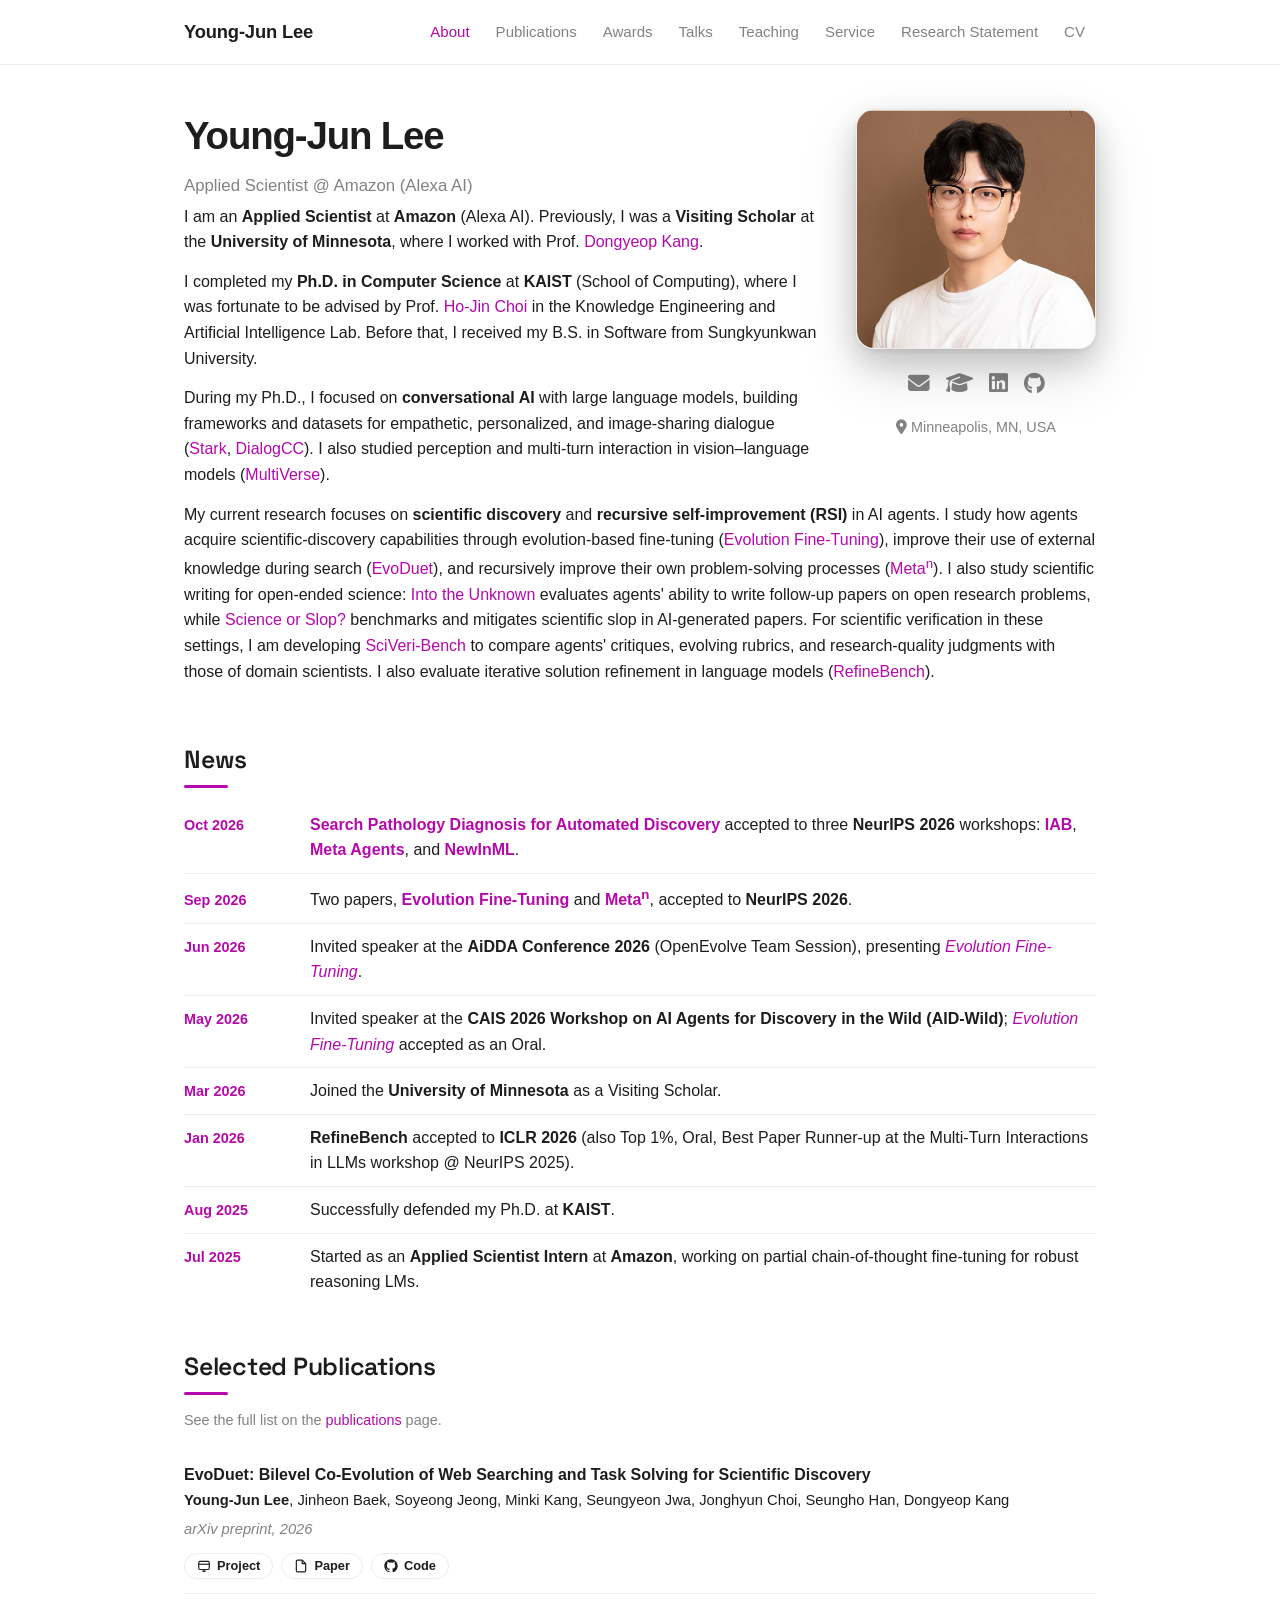
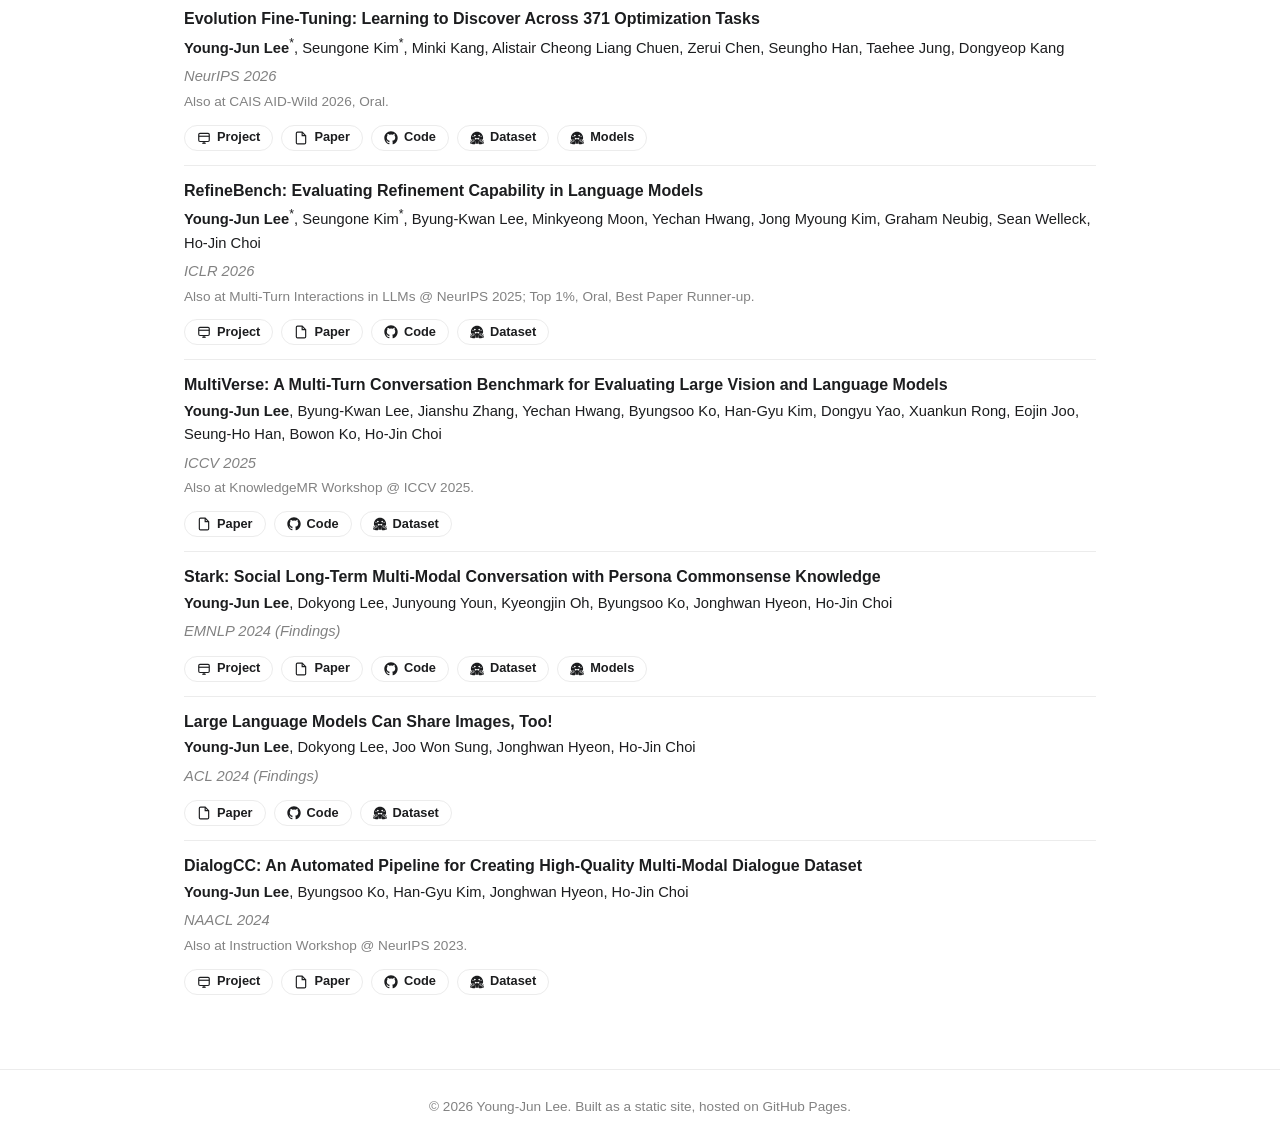
<file: index.html>
<!DOCTYPE html>
<html lang="en">
<head>
  <meta charset="UTF-8" />
  <meta name="viewport" content="width=device-width, initial-scale=1.0" />
  <title>Young-Jun Lee</title>
  <meta name="description" content="Young-Jun Lee — Applied Scientist at Amazon (Alexa AI). Research on large language models, dialogue, multi-modal agents, and scientific discovery." />
  <link rel="icon" href="assets/img/prof_pic.svg" />
  <link rel="stylesheet" href="https://cdnjs.cloudflare.com/ajax/libs/font-awesome/6.5.1/css/all.min.css" />
  <link rel="stylesheet" href="assets/css/style.css" />
</head>
<body data-page="about">
  <div id="nav"></div>
  <main><div class="container"><div id="about"></div></div></main>
  <div id="footer"></div>
  <script src="assets/data/data.js"></script>
  <script src="assets/js/site.js"></script>
</body>
</html>
</file>
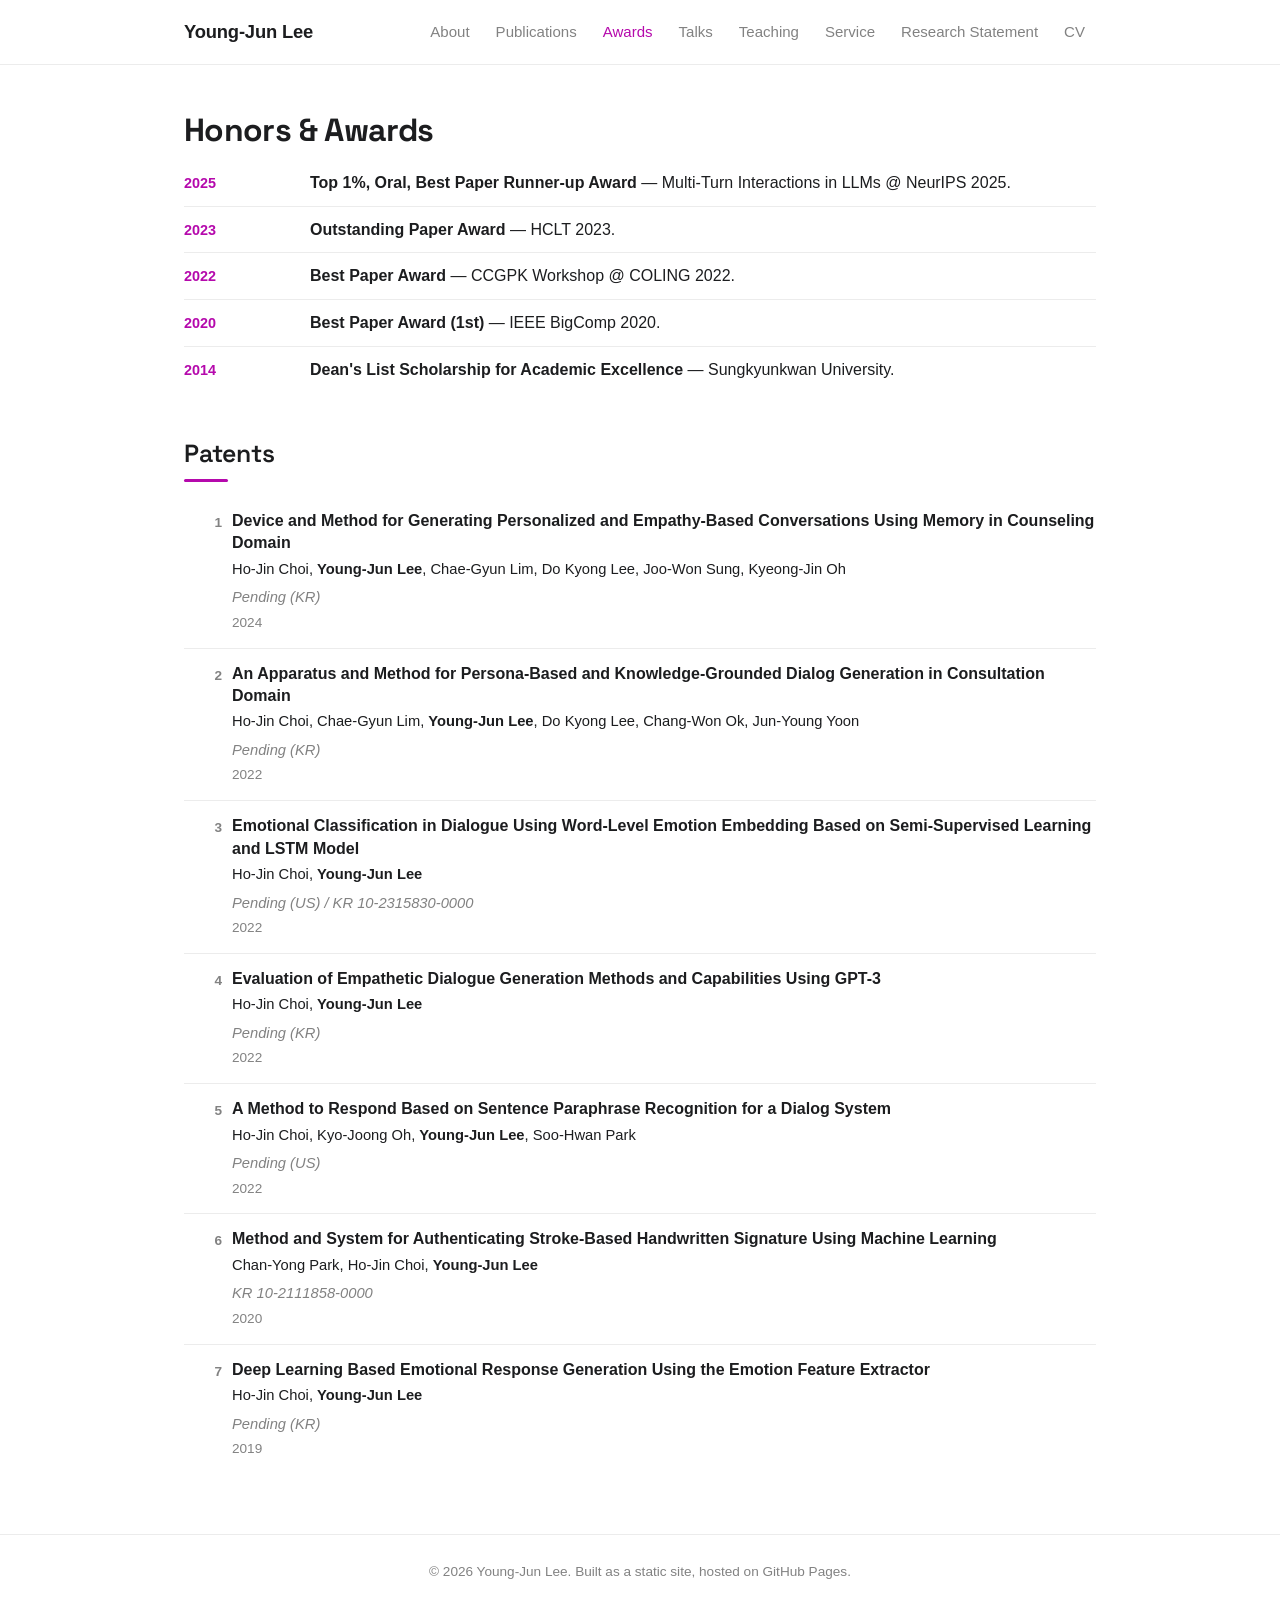
<file: awards.html>
<!DOCTYPE html>
<html lang="en">
<head>
  <meta charset="UTF-8" />
  <meta name="viewport" content="width=device-width, initial-scale=1.0" />
  <title>Awards · Young-Jun Lee</title>
  <meta name="description" content="Honors, awards, and patents of Young-Jun Lee." />
  <link rel="icon" href="assets/img/prof_pic.svg" />
  <link rel="stylesheet" href="https://cdnjs.cloudflare.com/ajax/libs/font-awesome/6.5.1/css/all.min.css" />
  <link rel="stylesheet" href="assets/css/style.css" />
</head>
<body data-page="awards">
  <div id="nav"></div>
  <main><div class="container"><div id="awards"></div></div></main>
  <div id="footer"></div>
  <script src="assets/data/data.js"></script>
  <script src="assets/js/site.js"></script>
</body>
</html>
</file>
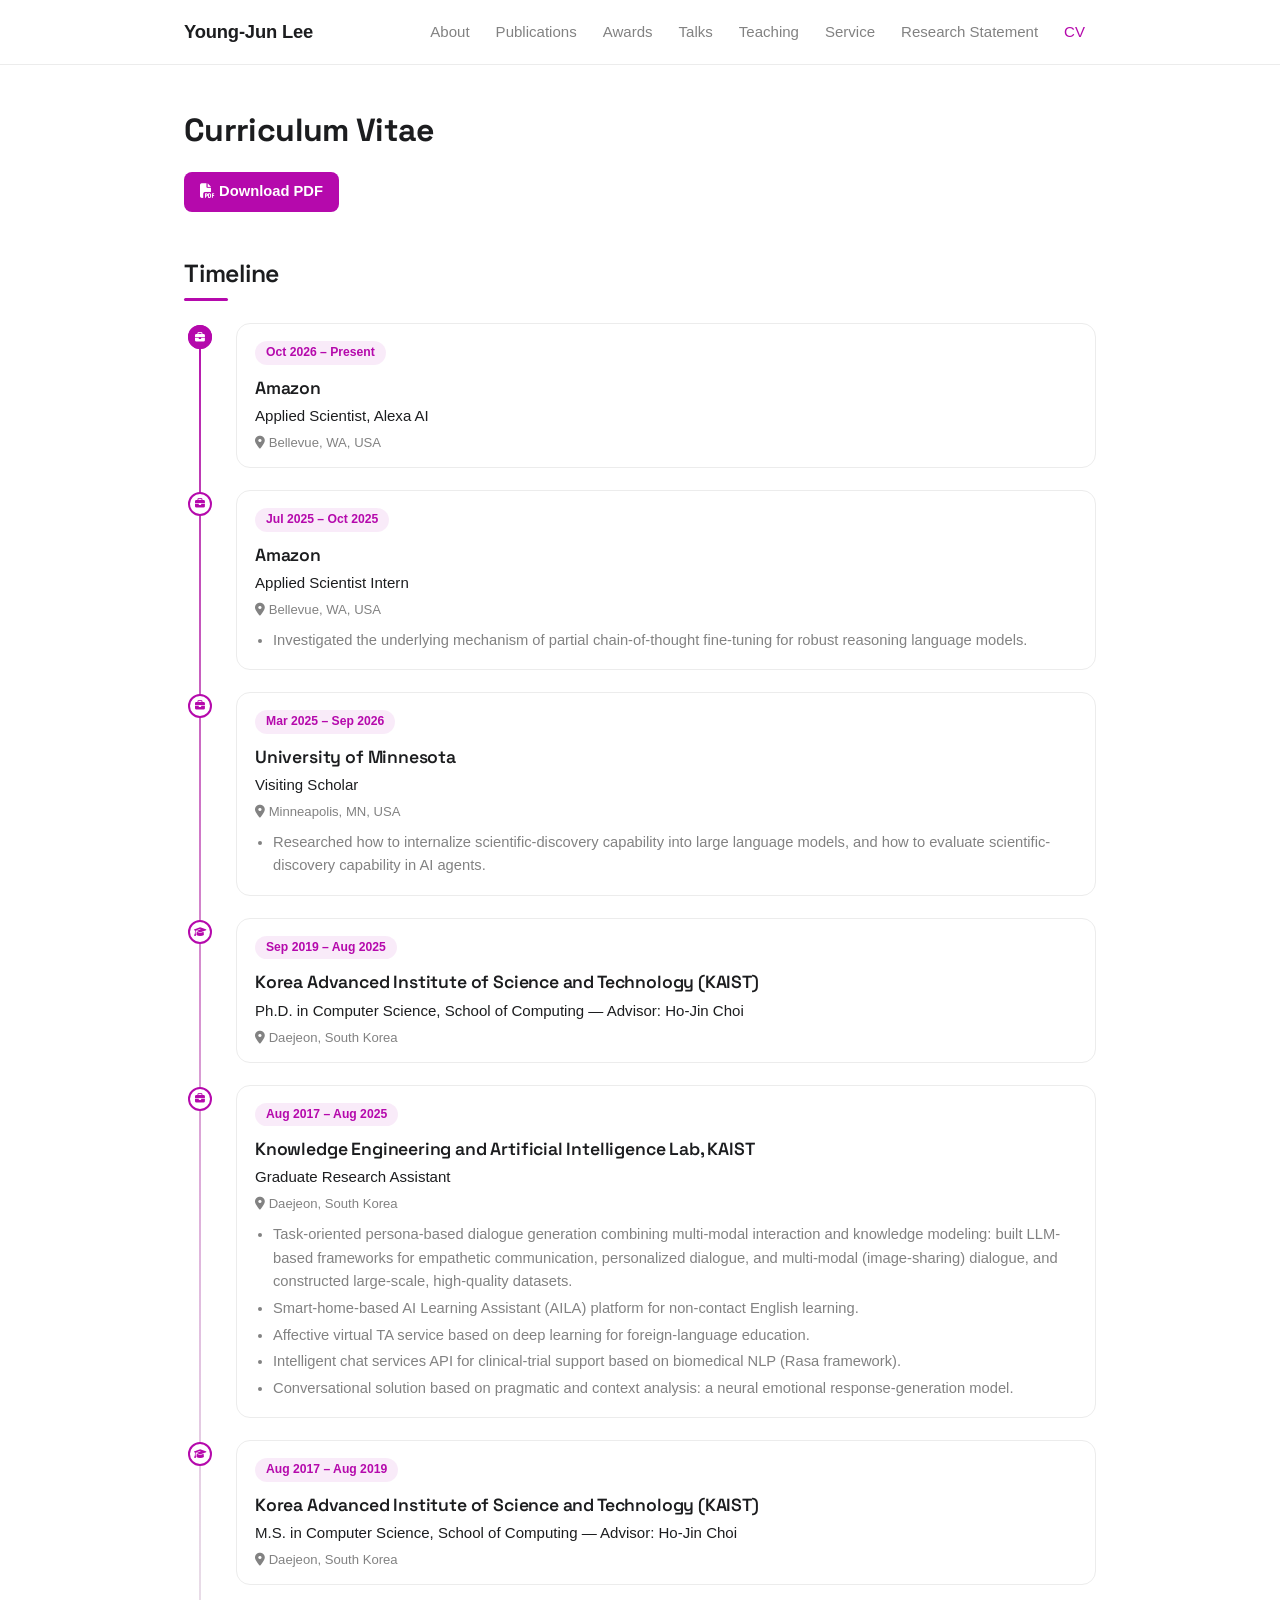
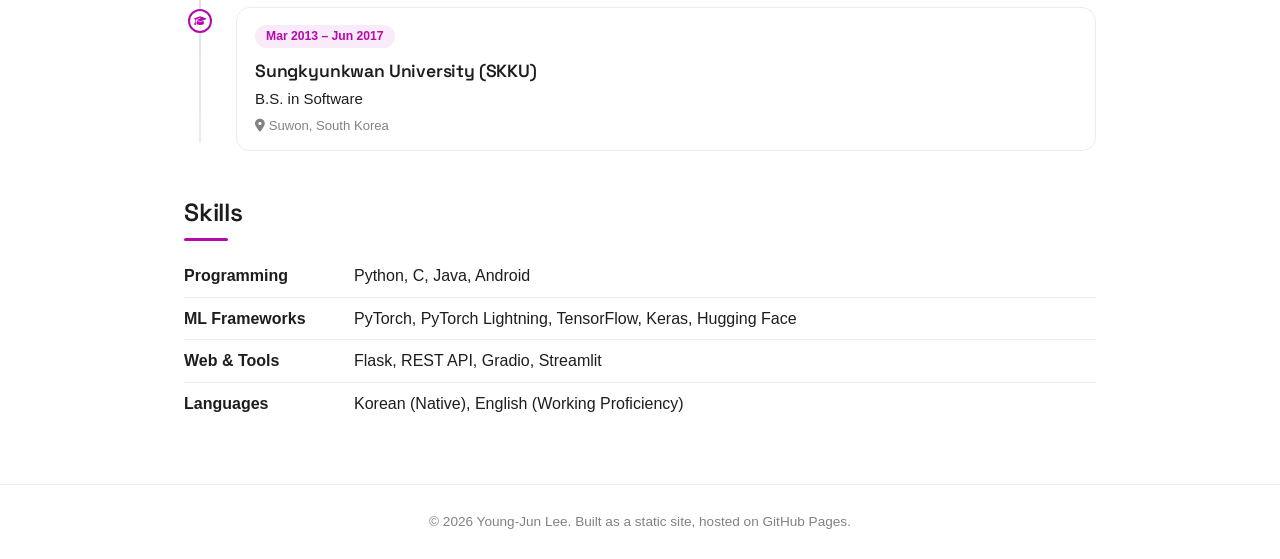
<file: cv.html>
<!DOCTYPE html>
<html lang="en">
<head>
  <meta charset="UTF-8" />
  <meta name="viewport" content="width=device-width, initial-scale=1.0" />
  <title>CV · Young-Jun Lee</title>
  <meta name="description" content="Curriculum vitae of Young-Jun Lee." />
  <link rel="icon" href="assets/img/prof_pic.svg" />
  <link rel="stylesheet" href="https://cdnjs.cloudflare.com/ajax/libs/font-awesome/6.5.1/css/all.min.css" />
  <link rel="stylesheet" href="assets/css/style.css" />
</head>
<body data-page="cv">
  <div id="nav"></div>
  <main><div class="container"><div id="cv"></div></div></main>
  <div id="footer"></div>
  <script src="assets/data/data.js"></script>
  <script src="assets/js/site.js"></script>
</body>
</html>
</file>
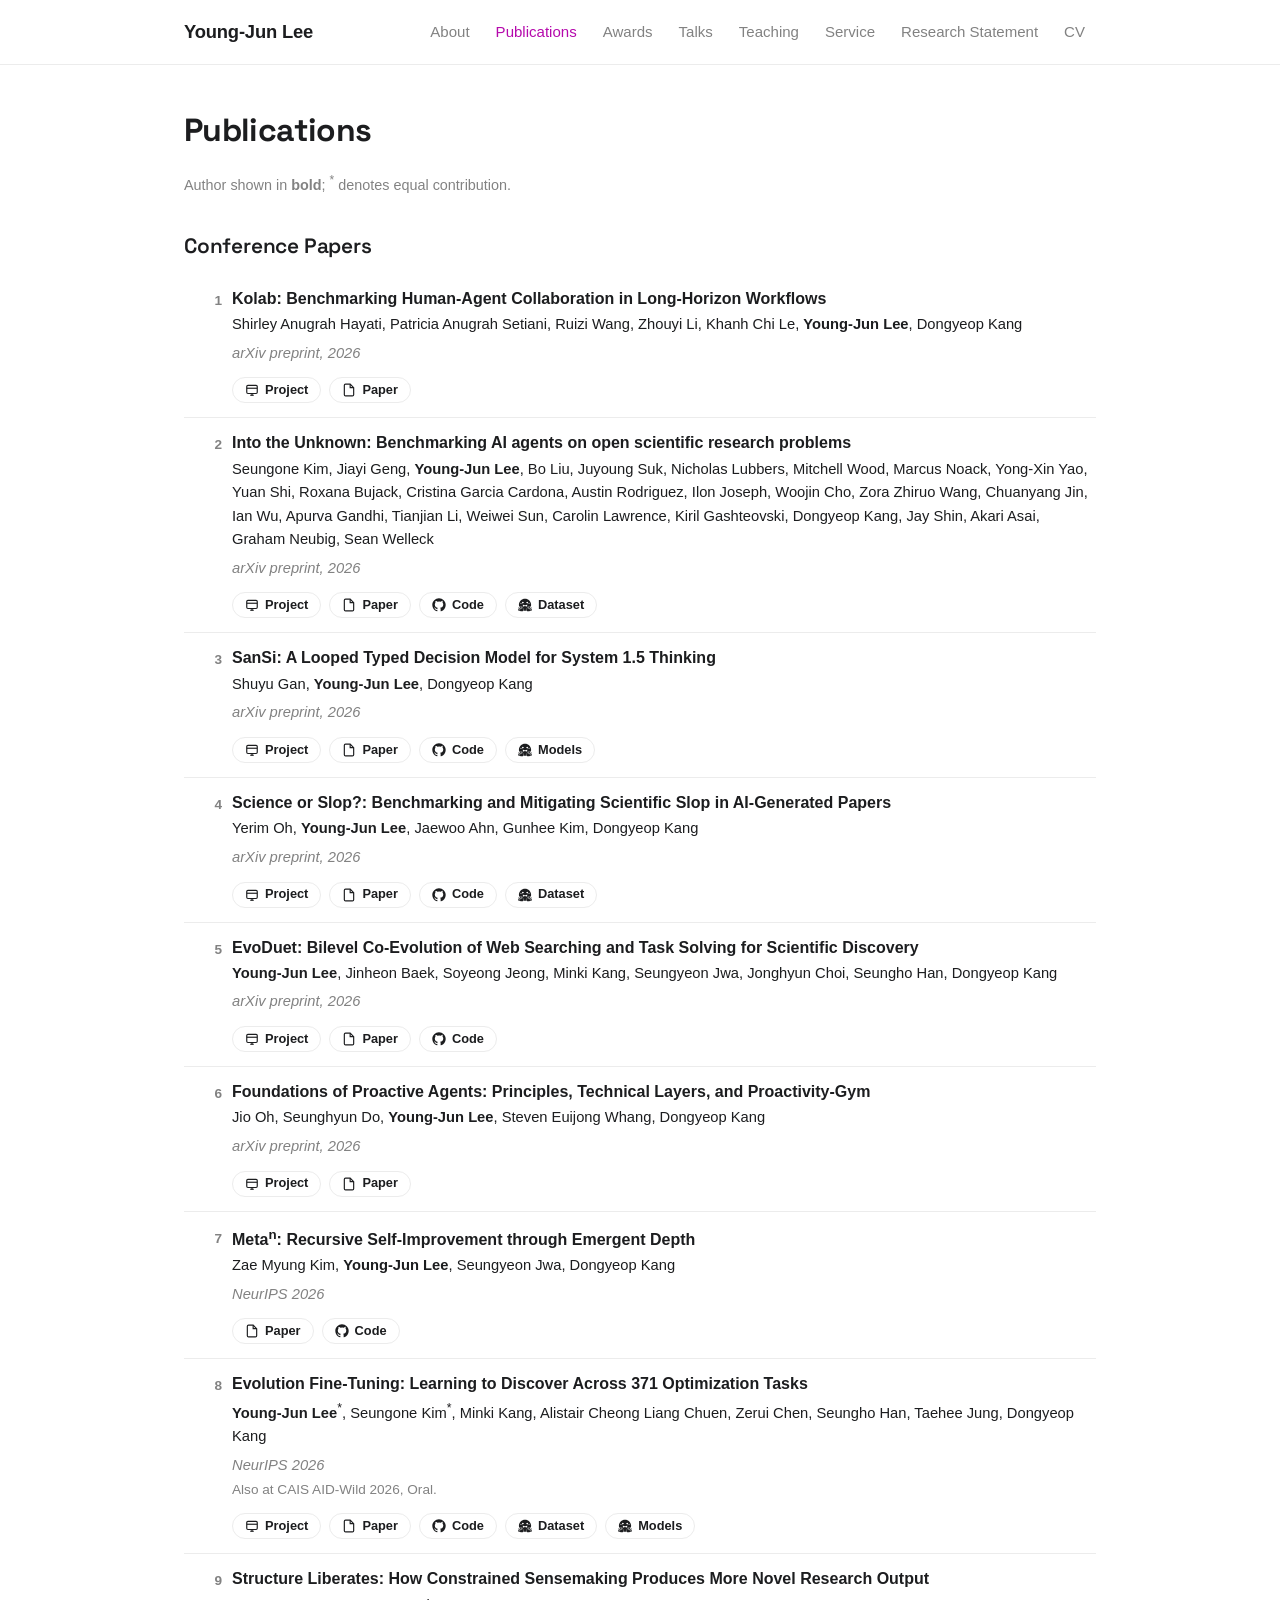
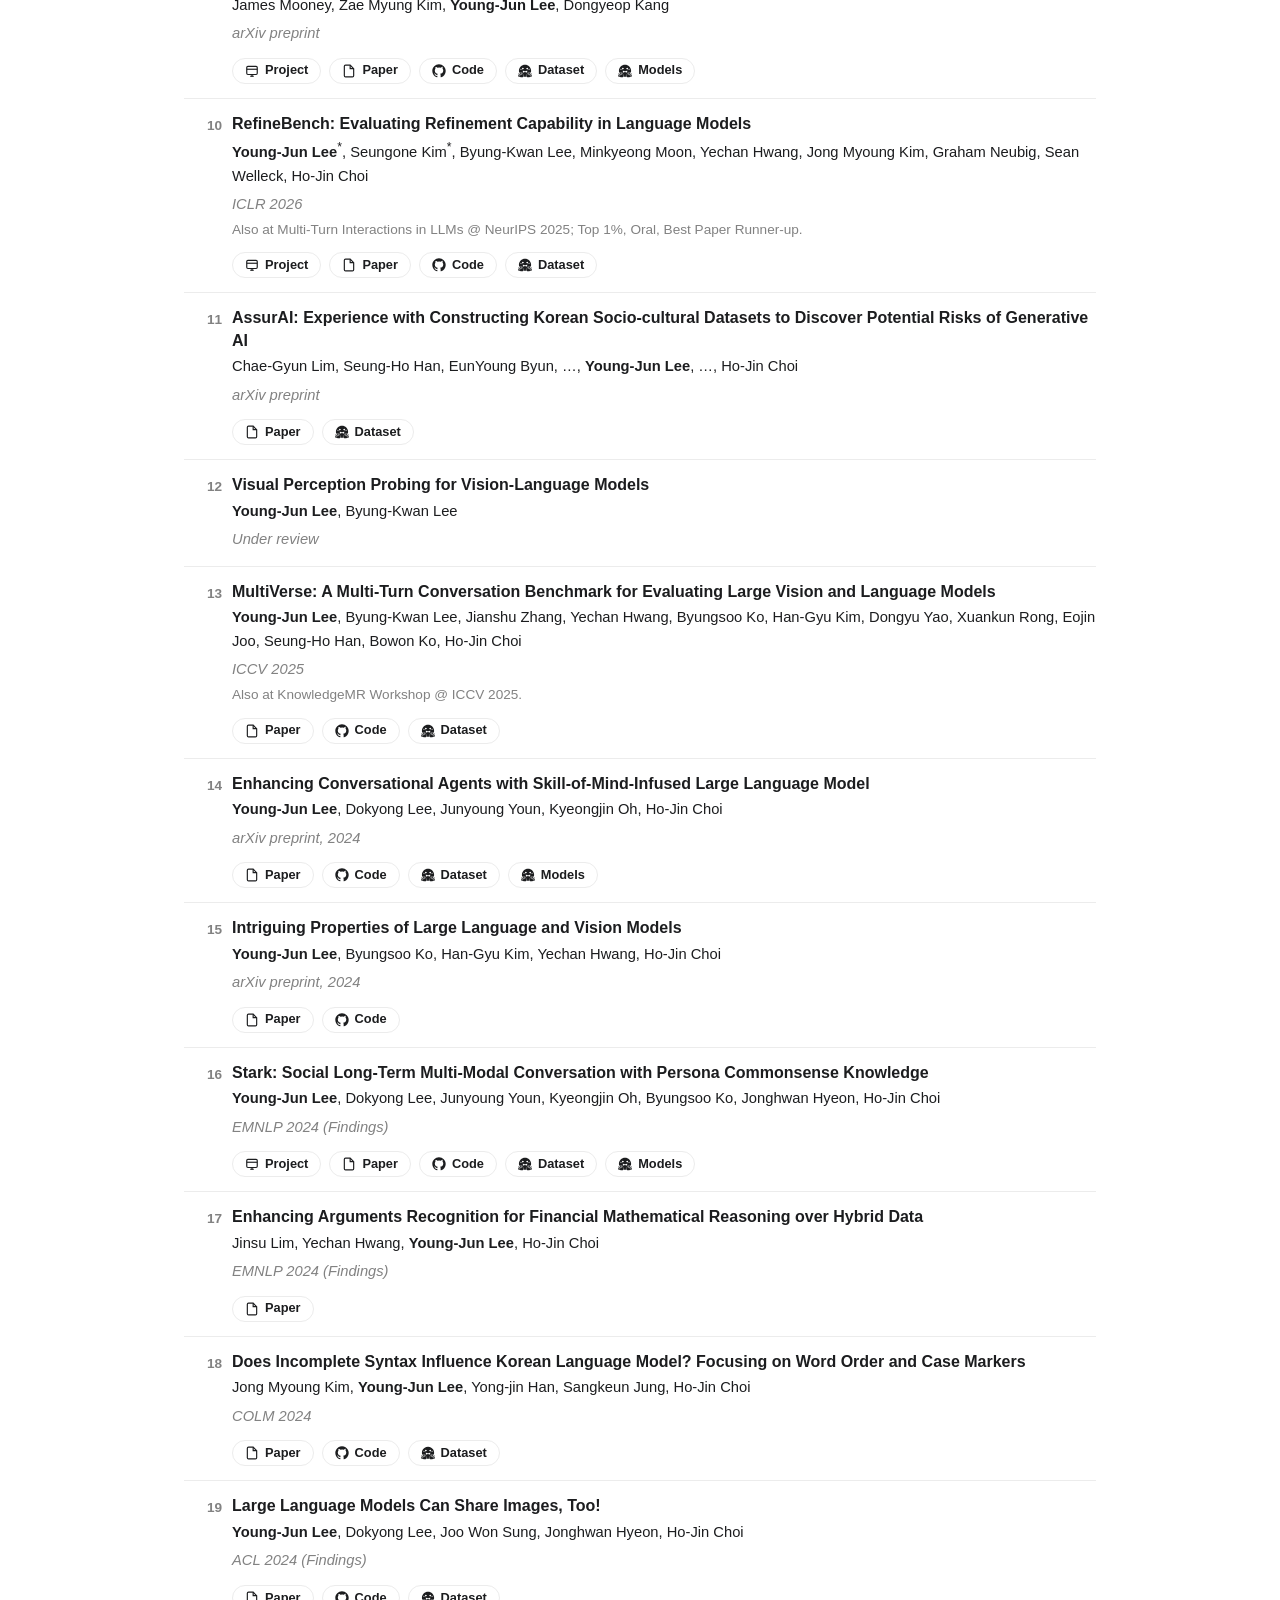
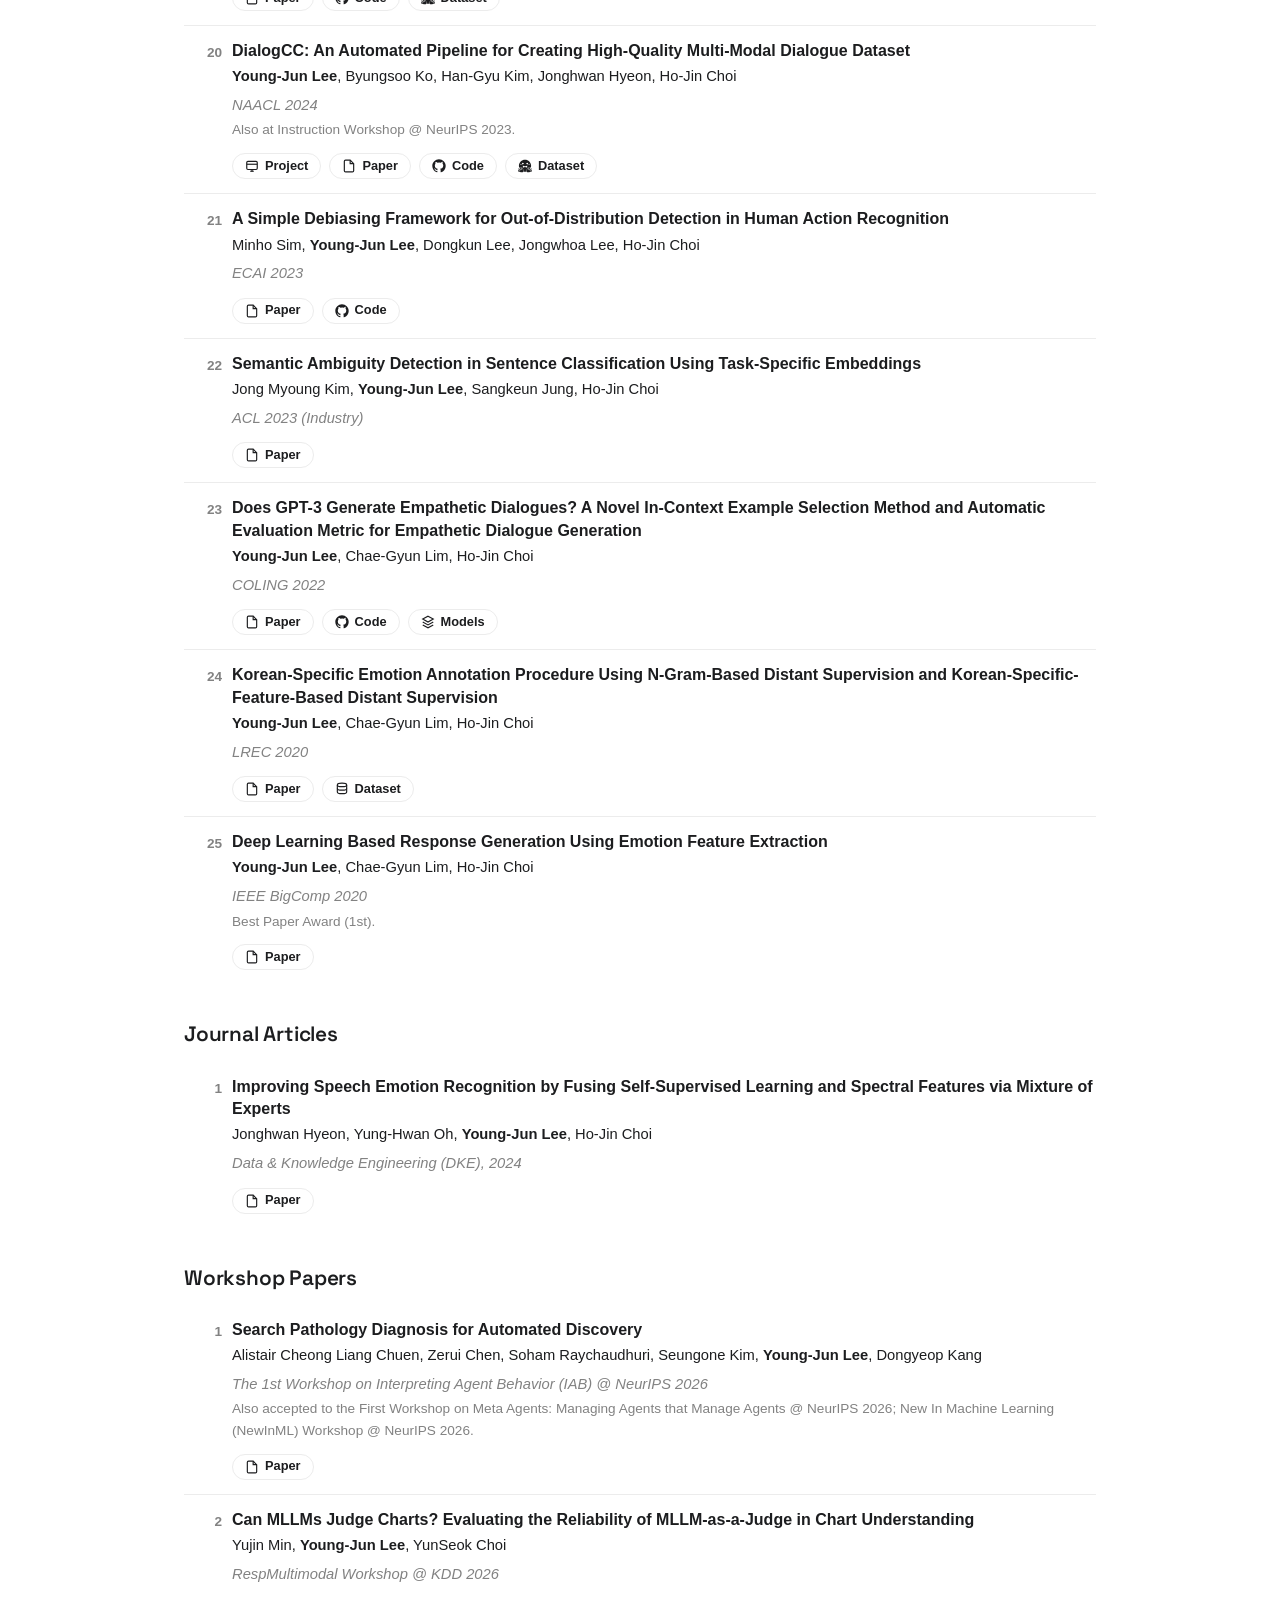
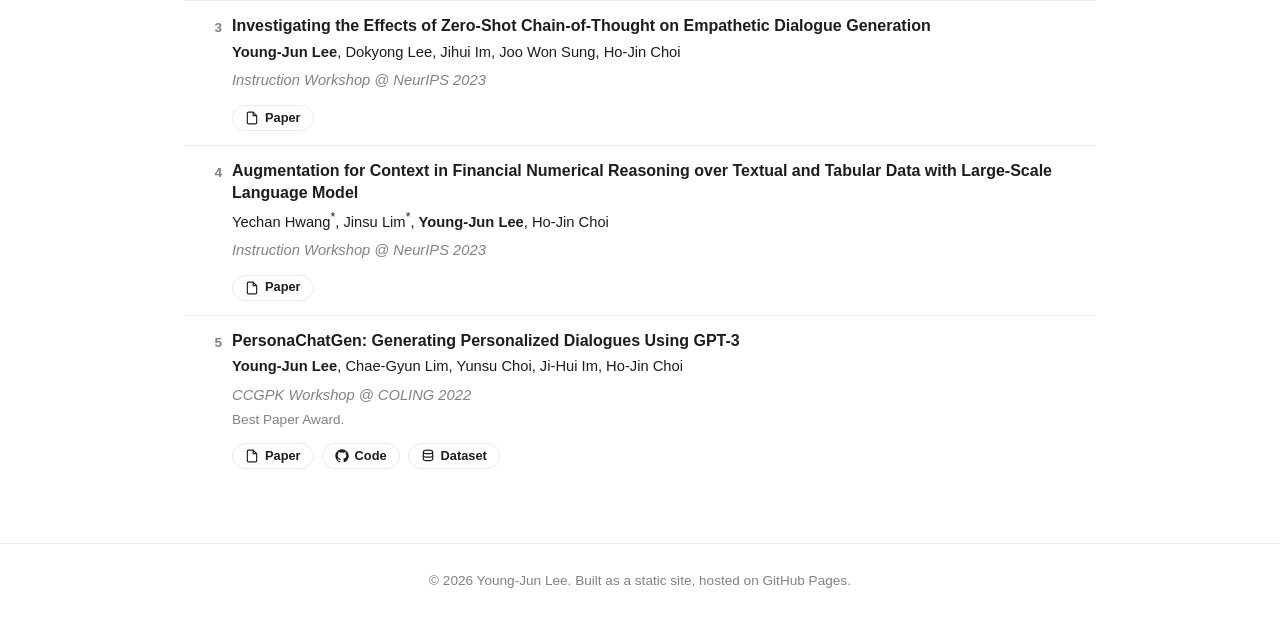
<file: publications.html>
<!DOCTYPE html>
<html lang="en">
<head>
  <meta charset="UTF-8" />
  <meta name="viewport" content="width=device-width, initial-scale=1.0" />
  <title>Publications · Young-Jun Lee</title>
  <meta name="description" content="Publications of Young-Jun Lee." />
  <link rel="icon" href="assets/img/prof_pic.svg" />
  <link rel="stylesheet" href="https://cdnjs.cloudflare.com/ajax/libs/font-awesome/6.5.1/css/all.min.css" />
  <link rel="stylesheet" href="assets/css/style.css" />
</head>
<body data-page="publications">
  <div id="nav"></div>
  <main><div class="container"><div id="publications"></div></div></main>
  <div id="footer"></div>
  <script src="assets/data/data.js"></script>
  <script src="assets/js/site.js"></script>
</body>
</html>
</file>
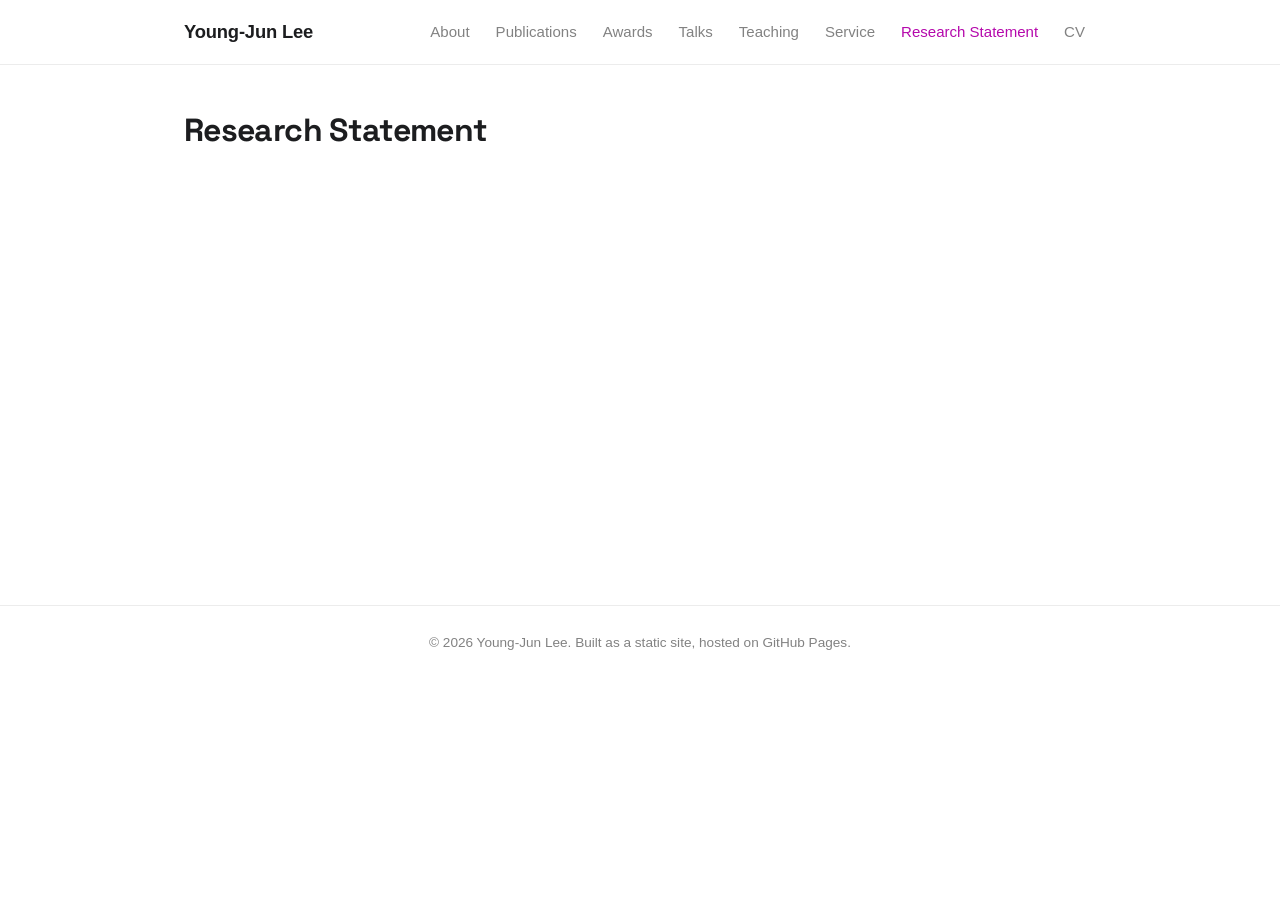
<file: research.html>
<!DOCTYPE html>
<html lang="en">
<head>
  <meta charset="UTF-8" />
  <meta name="viewport" content="width=device-width, initial-scale=1.0" />
  <title>Research Statement · Young-Jun Lee</title>
  <meta name="description" content="Research statement of Young-Jun Lee." />
  <link rel="icon" href="assets/img/prof_pic.svg" />
  <link rel="stylesheet" href="https://cdnjs.cloudflare.com/ajax/libs/font-awesome/6.5.1/css/all.min.css" />
  <link rel="stylesheet" href="assets/css/style.css" />
</head>
<body data-page="research">
  <div id="nav"></div>
  <main><div class="container"><div id="research"></div></div></main>
  <div id="footer"></div>
  <script src="assets/data/data.js"></script>
  <script src="assets/js/site.js"></script>
</body>
</html>
</file>
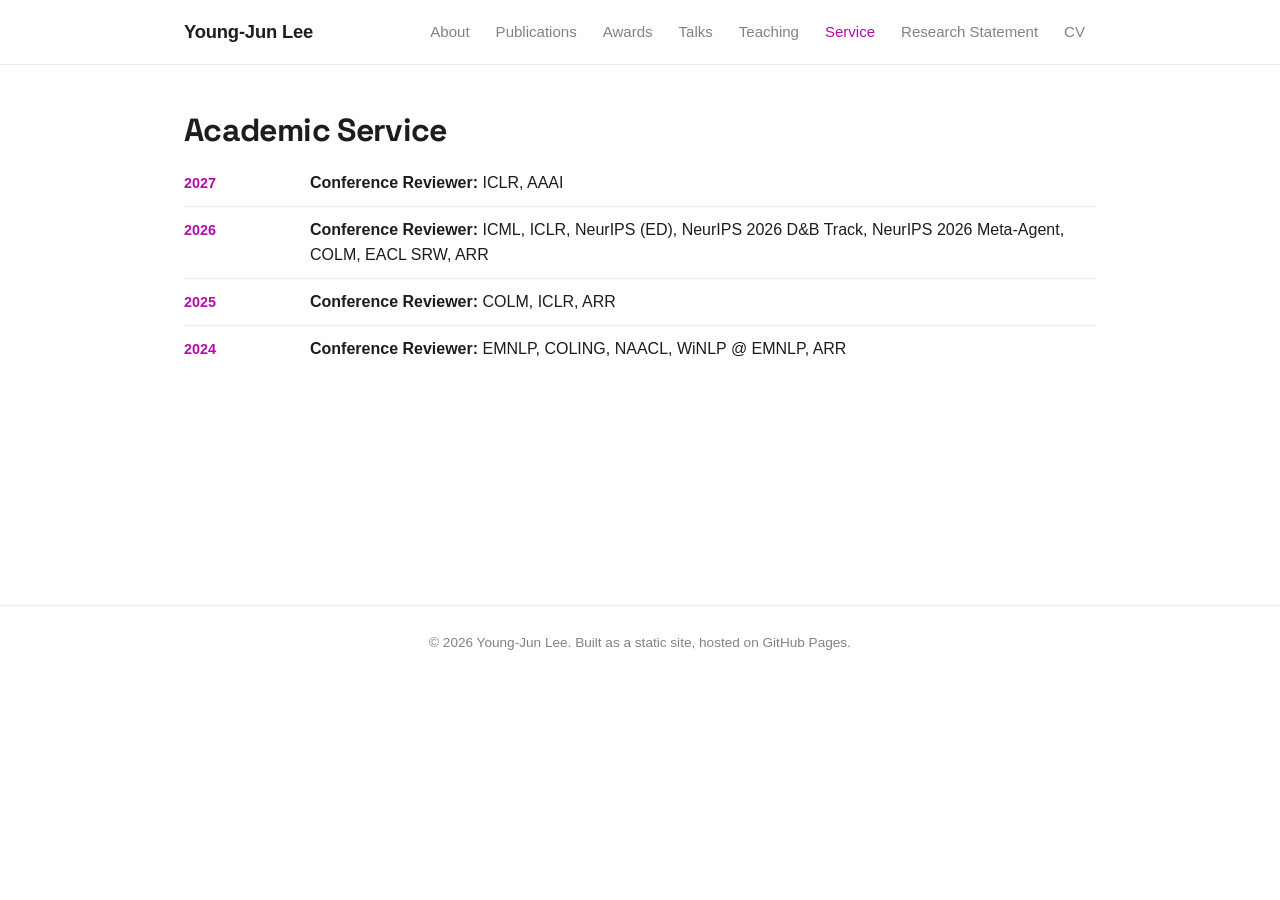
<file: service.html>
<!DOCTYPE html>
<html lang="en">
<head>
  <meta charset="UTF-8" />
  <meta name="viewport" content="width=device-width, initial-scale=1.0" />
  <title>Service · Young-Jun Lee</title>
  <meta name="description" content="Academic service of Young-Jun Lee." />
  <link rel="icon" href="assets/img/prof_pic.svg" />
  <link rel="stylesheet" href="https://cdnjs.cloudflare.com/ajax/libs/font-awesome/6.5.1/css/all.min.css" />
  <link rel="stylesheet" href="assets/css/style.css" />
</head>
<body data-page="service">
  <div id="nav"></div>
  <main><div class="container"><div id="service"></div></div></main>
  <div id="footer"></div>
  <script src="assets/data/data.js"></script>
  <script src="assets/js/site.js"></script>
</body>
</html>
</file>
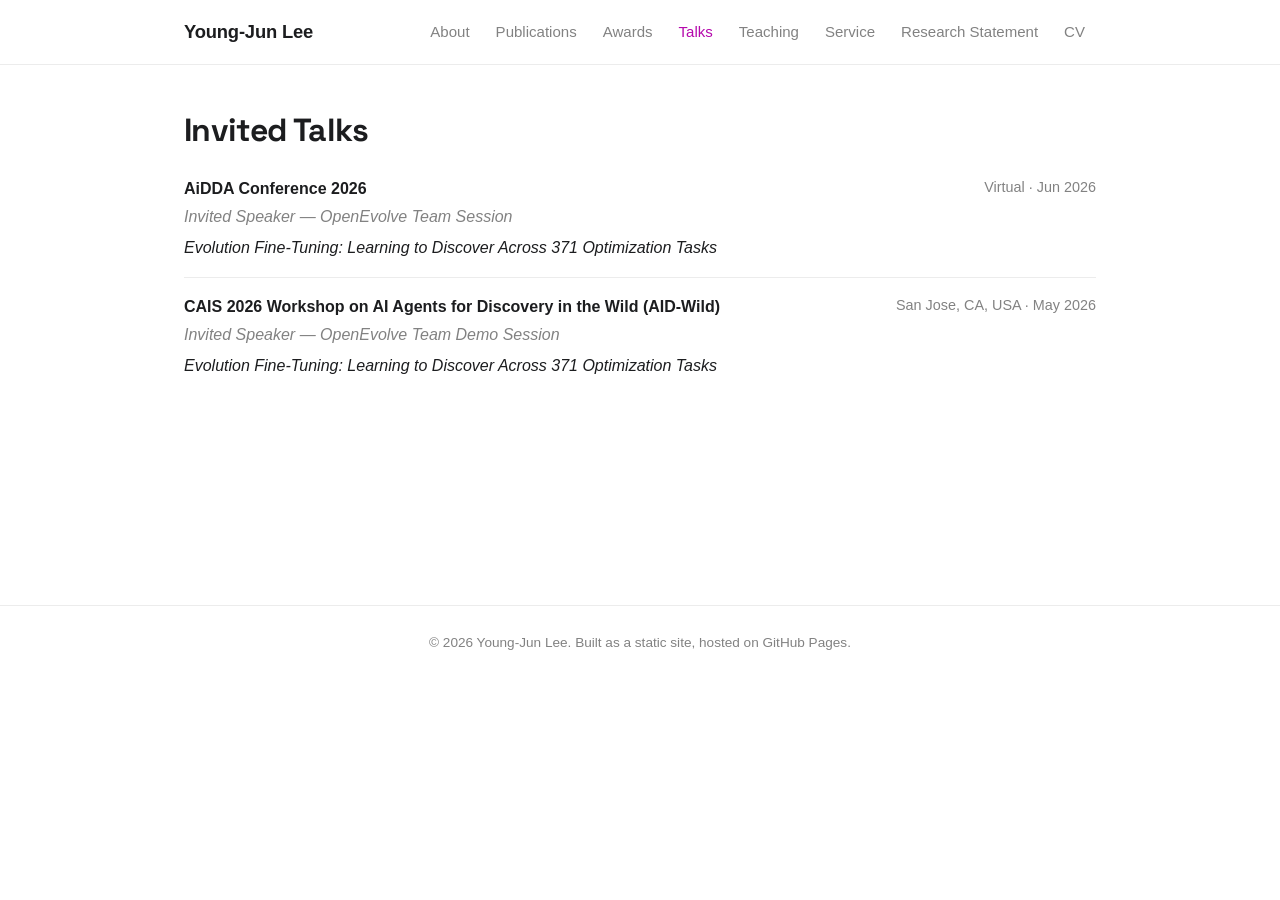
<file: talks.html>
<!DOCTYPE html>
<html lang="en">
<head>
  <meta charset="UTF-8" />
  <meta name="viewport" content="width=device-width, initial-scale=1.0" />
  <title>Talks · Young-Jun Lee</title>
  <meta name="description" content="Invited talks by Young-Jun Lee." />
  <link rel="icon" href="assets/img/prof_pic.svg" />
  <link rel="stylesheet" href="https://cdnjs.cloudflare.com/ajax/libs/font-awesome/6.5.1/css/all.min.css" />
  <link rel="stylesheet" href="assets/css/style.css" />
</head>
<body data-page="talks">
  <div id="nav"></div>
  <main><div class="container"><div id="talks"></div></div></main>
  <div id="footer"></div>
  <script src="assets/data/data.js"></script>
  <script src="assets/js/site.js"></script>
</body>
</html>
</file>
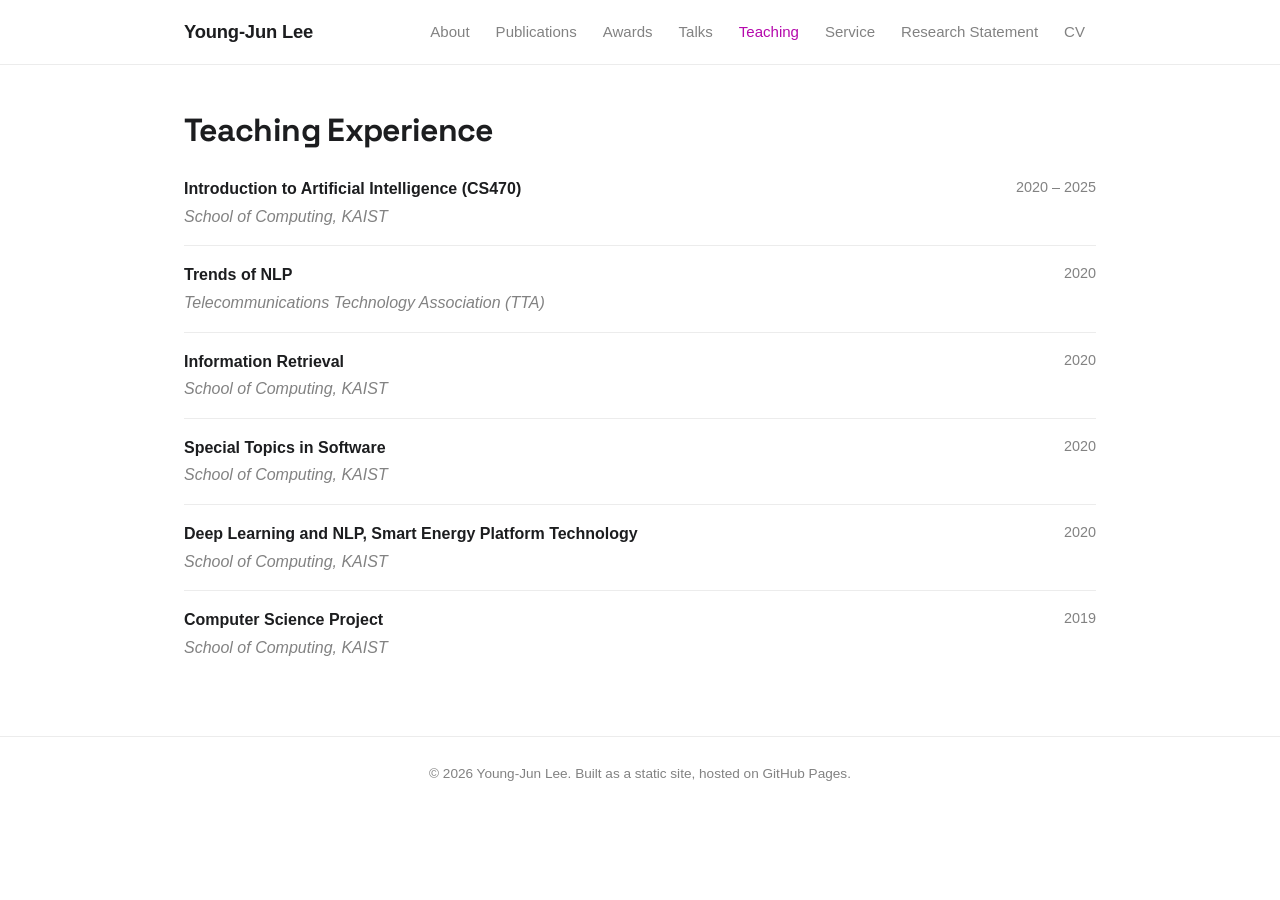
<file: teaching.html>
<!DOCTYPE html>
<html lang="en">
<head>
  <meta charset="UTF-8" />
  <meta name="viewport" content="width=device-width, initial-scale=1.0" />
  <title>Teaching · Young-Jun Lee</title>
  <meta name="description" content="Teaching experience of Young-Jun Lee." />
  <link rel="icon" href="assets/img/prof_pic.svg" />
  <link rel="stylesheet" href="https://cdnjs.cloudflare.com/ajax/libs/font-awesome/6.5.1/css/all.min.css" />
  <link rel="stylesheet" href="assets/css/style.css" />
</head>
<body data-page="teaching">
  <div id="nav"></div>
  <main><div class="container"><div id="teaching"></div></div></main>
  <div id="footer"></div>
  <script src="assets/data/data.js"></script>
  <script src="assets/js/site.js"></script>
</body>
</html>
</file>
<file: assets/css/style.css>
/* =========================================================================
   Theme for Young-Jun Lee — inspired by the al-folio academic layout.
   ========================================================================= */

@import url('https://fonts.googleapis.com/css2?family=Space+Grotesk:wght@500;600;700&display=swap');

:root {
  --accent: #b509ac;            /* al-folio default theme color */
  --accent-soft: rgba(181, 9, 172, 0.08);
  --text: #1c1d1f;
  --text-muted: #828282;
  --bg: #ffffff;
  --border: #ececec;
  --hover-bg: #fafafa;
  --max-width: 960px;
  --font-sans: -apple-system, BlinkMacSystemFont, "Segoe UI", Roboto, Helvetica, Arial, sans-serif;
  --font-serif: Georgia, "Times New Roman", serif;
  --font-display: "Space Grotesk", var(--font-sans);
}

@media (prefers-color-scheme: dark) {
  :root {
    --text: #e8e8e8;
    --text-muted: #9a9a9a;
    --bg: #1a1a1d;
    --border: #2c2c30;
    --hover-bg: #232327;
    --accent-soft: rgba(225, 95, 218, 0.14);
    --accent: #e15fda;
  }
}

* { box-sizing: border-box; }

html { scroll-behavior: smooth; }

body {
  margin: 0;
  font-family: var(--font-sans);
  font-size: 16px;
  line-height: 1.6;
  color: var(--text);
  background: var(--bg);
  -webkit-font-smoothing: antialiased;
}

a {
  color: var(--accent);
  text-decoration: none;
  transition: color 0.15s ease;
}
a:hover { color: var(--text); text-decoration: underline; }

.container {
  max-width: var(--max-width);
  margin: 0 auto;
  padding: 0 24px;
}

/* ---------------- Navbar ---------------- */
.navbar {
  position: sticky;
  top: 0;
  z-index: 100;
  background: color-mix(in srgb, var(--bg) 88%, transparent);
  backdrop-filter: saturate(180%) blur(10px);
  -webkit-backdrop-filter: saturate(180%) blur(10px);
  border-bottom: 1px solid var(--border);
}
.navbar-inner {
  max-width: var(--max-width);
  margin: 0 auto;
  padding: 14px 24px;
  display: flex;
  align-items: center;
  justify-content: space-between;
  gap: 16px;
}
.navbar-brand {
  font-weight: 700;
  font-size: 1.15rem;
  letter-spacing: -0.01em;
  color: var(--text);
}
.navbar-brand:hover { color: var(--accent); text-decoration: none; }
.nav-links {
  display: flex;
  flex-wrap: wrap;
  gap: 4px;
  list-style: none;
  margin: 0;
  padding: 0;
}
.nav-links a {
  display: block;
  padding: 6px 11px;
  border-radius: 7px;
  color: var(--text-muted);
  font-size: 0.94rem;
  font-weight: 500;
}
.nav-links a:hover { color: var(--text); background: var(--hover-bg); text-decoration: none; }
.nav-links a.active { color: var(--accent); }

.nav-toggle {
  display: none;
  background: none;
  border: 1px solid var(--border);
  border-radius: 7px;
  padding: 6px 10px;
  cursor: pointer;
  color: var(--text);
  font-size: 1.1rem;
}

@media (max-width: 720px) {
  .nav-toggle { display: block; }
  .nav-links {
    display: none;
    position: absolute;
    top: 100%;
    right: 16px;
    left: 16px;
    flex-direction: column;
    background: var(--bg);
    border: 1px solid var(--border);
    border-radius: 12px;
    padding: 8px;
    box-shadow: 0 12px 30px rgba(0,0,0,0.12);
  }
  .nav-links.open { display: flex; }
}

/* ---------------- Page layout ---------------- */
main { padding: 40px 0 60px; min-height: 60vh; }

.page-title {
  font-family: var(--font-display);
  font-size: 2rem;
  font-weight: 700;
  letter-spacing: -0.02em;
  margin: 0 0 4px;
}
.page-subtitle { color: var(--text-muted); margin: 0 0 28px; }

h2.section-heading {
  font-family: var(--font-display);
  font-variant: normal;
  font-size: 1.55rem;
  font-weight: 600;
  margin: 42px 0 14px;
  letter-spacing: -0.01em;
  position: relative;
  padding-bottom: 8px;
}
h2.section-heading::after {
  content: "";
  position: absolute;
  left: 0;
  bottom: 0;
  width: 44px;
  height: 3px;
  border-radius: 3px;
  background: var(--accent);
}

/* ---------------- About / hero ---------------- */
.hero { display: block; }
.hero::after { content: ""; display: block; clear: both; }
.hero-text { min-width: 0; }
.hero-name {
  font-size: 2.4rem;
  font-weight: 800;
  letter-spacing: -0.03em;
  margin: 0 0 6px;
}
.hero-roles { color: var(--text-muted); font-size: 1.05rem; margin: 0 0 6px; line-height: 1.5; }
.hero-roles span { display: block; }

.profile {
  float: right;
  width: 240px;
  margin: 4px 0 18px 36px;
  display: flex;
  flex-direction: column;
  align-items: center;
  gap: 14px;
}
.profile img {
  width: 240px;
  height: 240px;
  object-fit: cover;
  border-radius: 18px;
  border: 1px solid var(--border);
  box-shadow:
    0 2px 6px rgba(0, 0, 0, 0.08),
    0 14px 34px rgba(0, 0, 0, 0.18),
    0 24px 60px rgba(0, 0, 0, 0.12);
  transition: transform 0.25s ease, box-shadow 0.25s ease;
  will-change: transform;
}
.profile img:hover {
  transform: translateY(-6px);
  box-shadow:
    0 4px 10px rgba(0, 0, 0, 0.10),
    0 22px 48px rgba(0, 0, 0, 0.22),
    0 36px 80px rgba(0, 0, 0, 0.16);
}
@media (max-width: 720px) {
  .profile { float: none; width: auto; margin: 0 auto 20px; }
  .profile img { width: 180px; height: 180px; }
  .hero-name, .hero-roles { text-align: center; }
}

.bio p { margin: 0 0 14px; }

/* ---------------- Social icons ---------------- */
.socials { display: flex; gap: 16px; font-size: 1.35rem; margin-top: 4px; }
.socials a { color: var(--text-muted); }
.socials a:hover { color: var(--accent); text-decoration: none; transform: translateY(-1px); }
.contact-loc { color: var(--text-muted); font-size: 0.9rem; }

/* ---------------- News / two-column tables ---------------- */
.news-table, .talk-list { width: 100%; border-collapse: collapse; }
.news-row {
  display: grid;
  grid-template-columns: 110px 1fr;
  gap: 16px;
  padding: 10px 0;
  border-bottom: 1px solid var(--border);
  align-items: baseline;
}
.news-row:last-child { border-bottom: none; }
.news-date { color: var(--accent); font-weight: 600; font-size: 0.9rem; white-space: nowrap; }
.news-body { margin: 0; }
@media (max-width: 560px) {
  .news-row { grid-template-columns: 1fr; gap: 2px; }
}

/* ---------------- Publications ---------------- */
.pub-note { color: var(--text-muted); font-size: 0.9rem; margin-bottom: 18px; }
.pub-cat {
  font-family: var(--font-display);
  font-variant: normal;
  font-size: 1.3rem;
  font-weight: 600;
  letter-spacing: -0.01em;
  margin: 34px 0 10px;
  color: var(--text);
}
.pub-list { list-style: none; margin: 0; padding: 0; counter-reset: pub; }
.pub-item {
  display: grid;
  grid-template-columns: 38px 1fr;
  gap: 10px;
  padding: 14px 0;
  border-bottom: 1px solid var(--border);
}
.pub-item:last-child { border-bottom: none; }
.pub-list.no-num .pub-item { grid-template-columns: 1fr; gap: 0; }
.pub-num {
  color: var(--text-muted);
  font-size: 0.85rem;
  font-weight: 600;
  text-align: right;
  padding-top: 2px;
}
.pub-title { font-weight: 600; margin: 0 0 3px; line-height: 1.4; }
.pub-authors { font-size: 0.92rem; margin: 0 0 3px; }
.pub-authors b { color: var(--text); }
.pub-venue { font-style: italic; color: var(--text-muted); font-size: 0.92rem; }
.pub-badge {
  display: inline-block;
  font-style: normal;
  font-size: 0.75rem;
  font-weight: 600;
  color: var(--accent);
  background: var(--accent-soft);
  border-radius: 6px;
  padding: 1px 8px;
  margin-left: 6px;
}
.pub-note-inline { display: block; font-size: 0.85rem; color: var(--text-muted); margin-top: 2px; }

/* ---------------- Publication resource links ---------------- */
.pub-links {
  display: flex;
  flex-wrap: wrap;
  gap: 8px;
  margin-top: 12px;
}
.pub-link {
  display: inline-flex;
  align-items: center;
  gap: 6px;
  padding: 5px 12px;
  border-radius: 999px;
  border: 1px solid var(--border);
  background: var(--bg);
  color: var(--text);
  font-size: 0.8rem;
  font-weight: 600;
  line-height: 1;
  transition: transform 0.15s ease, box-shadow 0.15s ease, border-color 0.15s ease, background 0.15s ease, color 0.15s ease;
}
.pub-link svg {
  width: 14px;
  height: 14px;
  flex: 0 0 auto;
}
.pub-link:hover {
  text-decoration: none;
  transform: translateY(-2px);
  box-shadow: 0 6px 16px rgba(0, 0, 0, 0.14);
}
.pub-link-project:hover {
  border-color: #2563eb;
  background: #2563eb;
  color: #fff;
}
.pub-link-paper:hover {
  border-color: var(--accent);
  background: var(--accent);
  color: #fff;
}
.pub-link-code:hover {
  border-color: var(--text);
  background: var(--text);
  color: var(--bg);
}
.pub-link-data:hover {
  border-color: #0f766e;
  background: #0f766e;
  color: #fff;
}
.pub-link-models:hover {
  border-color: #7c3aed;
  background: #7c3aed;
  color: #fff;
}
.pub-link-hf:hover {
  border-color: #ffd21e;
  background: #ffd21e;
  color: #23221e;
}

/* ---------------- Talks / experience cards ---------------- */
.entry {
  padding: 16px 0;
  border-bottom: 1px solid var(--border);
}
.entry:last-child { border-bottom: none; }
.entry-head {
  display: flex;
  justify-content: space-between;
  gap: 12px;
  flex-wrap: wrap;
}
.entry-title { font-weight: 700; margin: 0; }
.entry-meta { color: var(--text-muted); font-size: 0.9rem; white-space: nowrap; }
.entry-sub { color: var(--text-muted); margin: 2px 0 0; font-style: italic; }
.entry ul { margin: 8px 0 0; padding-left: 18px; }
.entry ul li { margin: 3px 0; }
.entry-talk-title { margin: 6px 0 0; font-style: italic; }

/* ---------------- Interactive timeline (CV) ---------------- */
.timeline {
  position: relative;
  margin: 22px 0 8px;
}
.timeline::before {
  content: "";
  position: absolute;
  left: 15px;
  top: 8px;
  bottom: 8px;
  width: 2px;
  background: linear-gradient(to bottom, var(--accent), color-mix(in srgb, var(--accent) 20%, var(--border)) 70%, var(--border));
}
.timeline-item {
  position: relative;
  padding: 0 0 22px 52px;
  opacity: 0;
  transform: translateY(16px);
  transition: opacity 0.55s ease, transform 0.55s ease;
}
.timeline-item.in-view { opacity: 1; transform: none; }
.timeline-item:last-child { padding-bottom: 0; }

.timeline-marker {
  position: absolute;
  left: 4px;
  top: 2px;
  width: 24px;
  height: 24px;
  border-radius: 50%;
  background: var(--bg);
  border: 2px solid var(--accent);
  display: flex;
  align-items: center;
  justify-content: center;
  font-size: 0.62rem;
  color: var(--accent);
  z-index: 1;
  transition: transform 0.2s ease, box-shadow 0.2s ease, background 0.2s ease, color 0.2s ease;
}
.timeline-item:hover .timeline-marker {
  transform: scale(1.15);
  box-shadow: 0 0 0 6px var(--accent-soft);
  background: var(--accent);
  color: #fff;
}
.timeline-marker.is-current {
  background: var(--accent);
  color: #fff;
}
.timeline-marker.is-current::after {
  content: "";
  position: absolute;
  inset: -2px;
  border-radius: 50%;
  border: 2px solid var(--accent);
  animation: tl-pulse 1.9s ease-out infinite;
}
@keyframes tl-pulse {
  0% { transform: scale(1); opacity: 0.7; }
  100% { transform: scale(2.3); opacity: 0; }
}

.timeline-card {
  background: var(--bg);
  border: 1px solid var(--border);
  border-radius: 14px;
  padding: 14px 18px;
  transition: transform 0.2s ease, box-shadow 0.2s ease, border-color 0.2s ease;
}
.timeline-item:hover .timeline-card {
  transform: translateY(-3px);
  box-shadow: 0 12px 30px rgba(0, 0, 0, 0.13);
  border-color: color-mix(in srgb, var(--accent) 45%, var(--border));
}
.timeline-date {
  display: inline-block;
  font-size: 0.76rem;
  font-weight: 600;
  color: var(--accent);
  background: var(--accent-soft);
  padding: 2px 11px;
  border-radius: 999px;
  margin-bottom: 7px;
}
.timeline-org {
  font-family: var(--font-display);
  font-size: 1.1rem;
  font-weight: 600;
  letter-spacing: -0.01em;
  margin: 2px 0 2px;
}
.timeline-role { color: var(--text); margin: 0 0 4px; font-size: 0.94rem; }
.timeline-loc { display: block; color: var(--text-muted); font-size: 0.82rem; }
.timeline-card ul { margin: 9px 0 0; padding-left: 18px; }
.timeline-card ul li { margin: 3px 0; font-size: 0.92rem; color: var(--text-muted); }
@media (prefers-reduced-motion: reduce) {
  .timeline-item { opacity: 1; transform: none; transition: none; }
  .timeline-marker.is-current::after { animation: none; }
}

/* ---------------- Simple lists ---------------- */
.simple-list { list-style: none; margin: 0; padding: 0; }
.simple-list li {
  padding: 10px 0;
  border-bottom: 1px solid var(--border);
}
.simple-list li:last-child { border-bottom: none; }

.skill-row { display: grid; grid-template-columns: 160px 1fr; gap: 10px; padding: 8px 0; border-bottom: 1px solid var(--border); }
.skill-row:last-child { border-bottom: none; }
.skill-label { font-weight: 600; }
@media (max-width: 560px) { .skill-row { grid-template-columns: 1fr; gap: 2px; } }

/* ---------------- CV embed ---------------- */
.cv-frame {
  width: 100%;
  height: 1100px;
  border: 1px solid var(--border);
  border-radius: 10px;
}
.btn {
  display: inline-block;
  background: var(--accent);
  color: #fff;
  padding: 8px 16px;
  border-radius: 8px;
  font-weight: 600;
  font-size: 0.92rem;
}
.btn:hover { color: #fff; text-decoration: none; opacity: 0.9; }

/* ---------------- Footer ---------------- */
footer {
  border-top: 1px solid var(--border);
  padding: 26px 0;
  color: var(--text-muted);
  font-size: 0.85rem;
  text-align: center;
}

.muted-note {
  font-size: 0.85rem;
  color: var(--text-muted);
  background: var(--hover-bg);
  border: 1px dashed var(--border);
  border-radius: 8px;
  padding: 10px 14px;
  margin-top: 10px;
}
</file>
